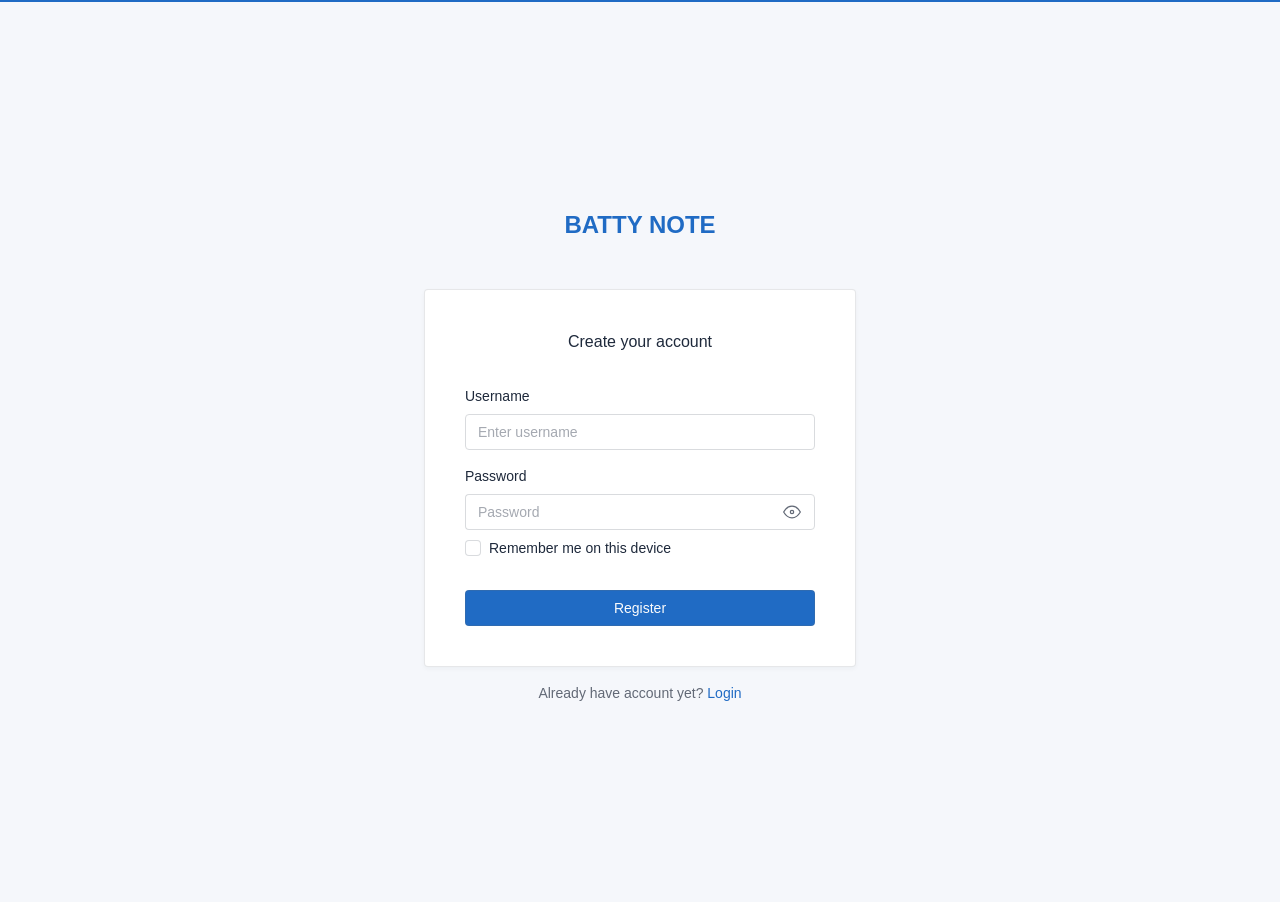
<file: frontend/register.html>
<!DOCTYPE html>
<html lang="en">
    <head>
        <meta charset="utf-8" />
        <meta name="viewport" content="width=device-width, initial-scale=1, viewport-fit=cover" />
        <meta http-equiv="X-UA-Compatible" content="ie=edge" />
        <title>Register - BattyNote</title>
        <!-- CSS files -->
        <link href="./dist/css/tabler.min.css" rel="stylesheet" />
        <link href="./dist/css/tabler-vendors.min.css" rel="stylesheet" />
        <link href="./dist/css/demo.min.css" rel="stylesheet" />
    </head>
    <body class="border-top-wide border-primary d-flex flex-column">
        <div class="page page-center">
            <div class="container-tight py-4">
                <div class="text-center mb-4">
                    <a href="javascript:" class="navbar-brand navbar-brand-autodark"><h1>BATTY NOTE</h1></a>
                </div>
                <div class="card card-md">
                    <div class="card-body">
                        <form id="registerForm" autocomplete="off">
                            <h2 class="card-title text-center mb-4">Create your account</h2>
                            <div class="mb-3">
                                <label class="form-label">Username</label>
                                <input type="text" name="username" class="form-control" placeholder="Enter username" autocomplete="off" />
                            </div>
                            <div class="mb-2">
                                <label class="form-label">
                                    Password
                                </label>
                                <div class="input-group input-group-flat">
                                    <input type="password" name="password" class="form-control" placeholder="Password" autocomplete="off" />
                                    <span class="input-group-text">
                                        <a href="#" class="link-secondary" title="Show password" data-bs-toggle="tooltip">
                                            <!-- Download SVG icon from http://tabler-icons.io/i/eye -->
                                            <svg xmlns="http://www.w3.org/2000/svg" class="icon" width="24" height="24" viewBox="0 0 24 24" stroke-width="2" stroke="currentColor" fill="none" stroke-linecap="round" stroke-linejoin="round">
                                                <path stroke="none" d="M0 0h24v24H0z" fill="none" />
                                                <circle cx="12" cy="12" r="2" />
                                                <path d="M22 12c-2.667 4.667 -6 7 -10 7s-7.333 -2.333 -10 -7c2.667 -4.667 6 -7 10 -7s7.333 2.333 10 7" />
                                            </svg>
                                        </a>
                                    </span>
                                </div>
                            </div>
                            <div class="mb-2">
                                <label class="form-check">
                                    <input type="checkbox" class="form-check-input" />
                                    <span class="form-check-label">Remember me on this device</span>
                                </label>
                            </div>
                            <div class="form-footer">
                                <button type="submit" class="btn btn-primary w-100">Register</button>
                            </div>
                        </form>
                    </div>
                </div>
                <div class="text-center text-muted mt-3">Already have account yet? <a href="./login.html" tabindex="-1">Login</a></div>
            </div>
        </div>
        <!-- Libs JS -->
        <!-- Tabler Core -->
        <script src="./dist/js/tabler.min.js" defer></script>
        <script src="./dist/js/demo.min.js" defer></script>
        <script src="./dist/libs/jquery/jquery.min.js"></script>

        <script type="text/javascript">
            function page_error(message) {
                alert(message);
            }

            $(document).ready(function() {
                $("#registerForm").submit(function(event) {
                    event.preventDefault();
                    var btn = $(this).find('[type=submit]');
                    var btn_text = btn.text();
                    btn.addClass('disabled');
                    btn.attr('disabled', true);
                    btn.text('please wait');

                    var formData = new FormData($(this)[0]);
                    $.ajax({
                        url: 'api/register',
                        type: "POST",
                        data: formData,
                        dataType: "json",
                        cache: false,
                        contentType: false,
                        processData: false,
                        error: function (xhr) {
                            if (xhr.status == 404 || xhr.status == 500) {
                                page_error("An unexpected error seems to have occurred. Now that we know, we're working to fix it ☺. ERROR : "+xhr.status);
                            }
                        }
                    })
                    .done(function(response) {
                        if (response.error === false) {
                            localStorage.setItem('synoteUserID', response.userID);
                            window.location.replace('./');
                        } else {
                            page_error(response.message);
                        }
                    })
                    .fail(function(xhr) {
                        console.log(xhr);
                    })
                    .always(function() {
                        btn.text(btn_text);
                        btn.removeClass("disabled");
                        btn.removeAttr("disabled");
                    });
                });
            });
        </script>
    </body>
</html>
</file>
<file: frontend/dist/css/demo.min.css>
/*!
* Tabler v1.0.0-beta10 (https://tabler.io)
* @version 1.0.0-beta10
* @link https://tabler.io
* Copyright 2018-2022 The Tabler Authors
* Copyright 2018-2022 codecalm.net Paweł Kuna
* Licensed under MIT (https://github.com/tabler/tabler/blob/master/LICENSE)
*/
.highlight pre,pre.highlight{max-height:30rem;margin:1.5rem 0;overflow:auto;border-radius:4px}.highlight pre::-webkit-scrollbar,pre.highlight::-webkit-scrollbar{width:6px;height:6px;-webkit-transition:background .3s;transition:background .3s}@media (prefers-reduced-motion:reduce){.highlight pre::-webkit-scrollbar,pre.highlight::-webkit-scrollbar{-webkit-transition:none;transition:none}}.highlight pre::-webkit-scrollbar-thumb,pre.highlight::-webkit-scrollbar-thumb{border-radius:5px;background:rgba(var(--tblr-body-color-rgb),.16)}.highlight pre::-webkit-scrollbar-track,pre.highlight::-webkit-scrollbar-track{background:rgba(var(--tblr-body-color-rgb),.06)}.highlight pre:hover::-webkit-scrollbar-thumb,pre.highlight:hover::-webkit-scrollbar-thumb{background:rgba(var(--tblr-body-color-rgb),.32)}.highlight pre::-webkit-scrollbar-corner,pre.highlight::-webkit-scrollbar-corner{background:0 0}.highlight{margin:0}.highlight code>*{margin:0!important;padding:0!important}.highlight .dl{color:#4070a0}.highlight .c{color:#727272}.highlight .c1{color:#727272}.highlight .ch{font-style:italic;color:#60a0b0}.highlight .cm{color:#727272}.highlight .cp{color:#008085}.highlight .cpf{color:#007020}.highlight .cs{color:#727272}.highlight .gd{background-color:#fcc;border:1px solid #c00}.highlight .ge{font-style:italic}.highlight .gh{color:#030}.highlight .gi{background-color:#cfc;border:1px solid #0c0}.highlight .gl{text-decoration:underline}.highlight .go{color:#aaa}.highlight .gp{color:#009}.highlight .gr{color:red}.highlight .gs{font-weight:700}.highlight .gt{color:#9c6}.highlight .gu{color:#030}.highlight .il{color:#c24f19}.highlight .k{color:#069}.highlight .kc{color:#069}.highlight .kd{color:#069}.highlight .kn{color:#069}.highlight .kp{color:#069}.highlight .kr{color:#069}.highlight .kt{color:#078}.highlight .m{color:#c24f19}.highlight .mf{color:#c24f19}.highlight .mb{color:#40a070}.highlight .mh{color:#c24f19}.highlight .mi{color:#c24f19}.highlight .mo{color:#c24f19}.highlight .na{color:#006ee0}.highlight .nb{color:#366}.highlight .nc{color:#168174}.highlight .nd{color:#6b62de}.highlight .ne{color:#c00}.highlight .nf{color:#b715f4}.highlight .ni{color:#727272}.highlight .nl{color:#6b62de}.highlight .nn{color:#007ca5}.highlight .no{color:#360}.highlight .nt{color:#2f6f9f}.highlight .nv{color:#033}.highlight .o{color:#555}.highlight .ow{color:#000}.highlight .s{color:#d73038}.highlight .s1{color:#c30}.highlight .s2{color:#c30}.highlight .sa{color:#4070a0}.highlight .sb{color:#c30}.highlight .sc{color:#c30}.highlight .sd{font-style:italic;color:#c30}.highlight .se{color:#c30}.highlight .sh{color:#c30}.highlight .si{color:#a00}.highlight .sr{color:#337e7e}.highlight .ss{color:#fc3}.highlight .sx{color:#c30}.highlight .w{color:#bbb}.highlight .language-bash::before,.highlight .language-sh::before{color:#009;content:"$ ";-webkit-user-select:none;-moz-user-select:none;-ms-user-select:none;user-select:none}.highlight .language-bash .m,.highlight .language-sh .m{color:inherit}.highlight .language-powershell::before{color:#009;content:"PM> ";-webkit-user-select:none;-moz-user-select:none;-ms-user-select:none;user-select:none}.example{padding:2rem;margin:1rem 0 2rem;border:1px solid #e6e7e9;border-radius:3px 3px 0 0;position:relative;min-height:12rem;display:flex;align-items:center;overflow-x:auto}.example-centered{justify-content:center}.example-centered .example-content{flex:0 auto}.example-content{font-size:.875rem;line-height:1.4285714286;color:#1e293b;flex:1;max-width:100%}.example-content .page-header{margin-bottom:0}.example-bg{background:#f5f7fb}.example-code{margin:2rem 0;border:1px solid #e6e7e9;border-top:none}.example-code pre{margin:0;border:0;border-radius:0 0 3px 3px}.example+.example-code{margin-top:-2rem}.example-column{margin:0 auto}.example-column>.card:last-of-type{margin-bottom:0}.example-column-1{max-width:26rem}.example-column-2{max-width:52rem}.example-modal-backdrop{background:#1e293b;opacity:.24;position:absolute;width:100%;left:0;top:0;height:100%;border-radius:2px 2px 0 0}@media not print{.theme-dark .example{background-color:#1b2434;border-color:#2c3c56}.theme-dark .example-content{color:#fafbfc}.theme-dark .example-code{border-color:#2c3c56;border-top:none}}@media not print{@media (prefers-color-scheme:dark){.theme-dark-auto .example{background-color:#1b2434;border-color:#2c3c56}.theme-dark-auto .example-content{color:#fafbfc}.theme-dark-auto .example-code{border-color:#2c3c56;border-top:none}}}.card-sponsor{background:#dbe7f6 no-repeat center/100% 100%;border-color:#548ed2;min-height:316px}body.no-transitions *{transition:none!important}.dropdown-menu-demo{display:inline-block;width:100%;position:relative;top:0;margin-bottom:1rem}.demo-icon-preview{position:-webkit-sticky;position:sticky;top:0}.demo-icon-preview i,.demo-icon-preview svg{width:15rem;height:15rem;font-size:15rem;stroke-width:1.5;margin:0 auto;display:block}@media (max-width:575.98px){.demo-icon-preview i,.demo-icon-preview svg{width:10rem;height:10rem;font-size:10rem}}.demo-icon-preview-icon pre{margin:0;-webkit-user-select:all;-moz-user-select:all;user-select:all}.demo-dividers>p{opacity:.2;-webkit-user-select:none;-moz-user-select:none;-ms-user-select:none;user-select:none}.demo-icons-list{display:flex;flex-wrap:wrap;padding:0;margin:0 -2px -1px 0;list-style:none}.demo-icons-list>*{flex:1 0 4rem}.demo-icons-list-wrap{overflow:hidden}.demo-icons-list-item{display:flex;flex-direction:column;align-items:center;justify-content:center;aspect-ratio:1;text-align:center;padding:.5rem;border-right:1px solid var(--tblr-border-color);border-bottom:1px solid var(--tblr-border-color);color:inherit;cursor:pointer}.demo-icons-list-item .icon{width:1.5rem;height:1.5rem;font-size:1.5rem}.demo-icons-list-item:hover{text-decoration:none}.settings-btn{position:fixed;right:-1px;top:10rem;border-top-right-radius:0;border-bottom-right-radius:0;box-shadow:rgba(30,41,59,.04) 0 2px 4px 0}.settings-scheme{display:inline-block;border-radius:50%;height:3rem;width:3rem;position:relative;border:1px solid var(--tblr-border-color);box-shadow:rgba(30,41,59,.04) 0 2px 4px 0}.settings-scheme-light{background:linear-gradient(135deg,#fff 50%,#fafbfc 50%)}.settings-scheme-mixed{background-image:linear-gradient(135deg,#1e293b 50%,#fff 50%)}.settings-scheme-transparent{background:#fafbfc}.settings-scheme-dark{background:#1e293b}.settings-scheme-colored{background-image:linear-gradient(135deg,var(--tblr-primary) 50%,#fafbfc 50%)}
</file>
